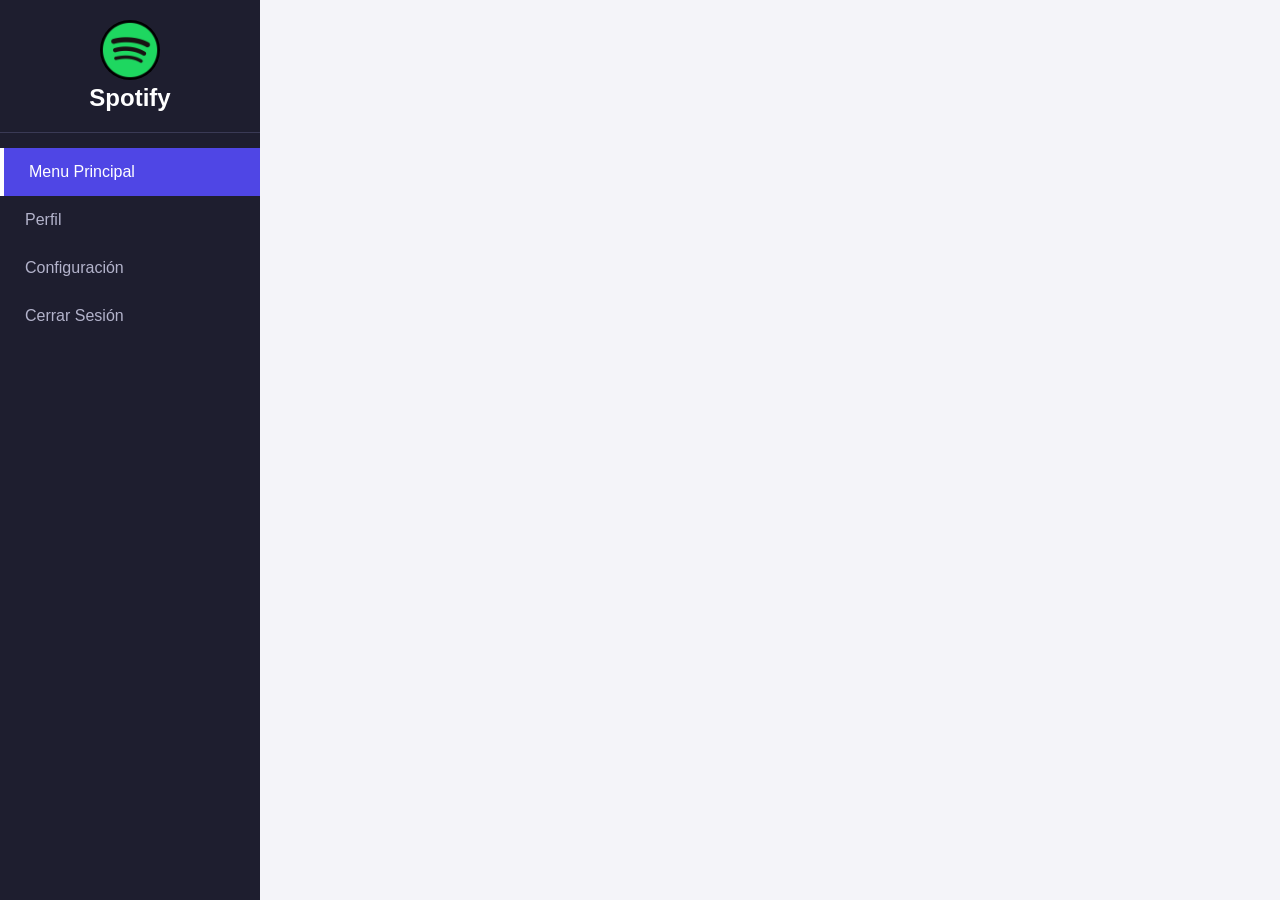
<file: spotify/index.html>
<!DOCTYPE html>
<html lang="es">
<head>
    <meta charset="UTF-8">
    <meta name="viewport" content="width=device-width, initial-scale=1.0">
    <title>SpotifyIndex</title>
    <link rel="stylesheet" href="index.css">
</head>
<body>

    <button class="toggle-btn" id="toggleBtn">☰</button>

    <aside class="sidebar" id="sidebar">
        <div class="sidebar-header">
    <img src="sources/spotify.jpg" class="imagen-lado">
    <div class="contenido-texto">
        <h2>Spotify</h2>
    </div>
        </div>
        <nav class="sidebar-menu">
            <a href="#" class="active">Menu Principal</a>
            <a href="#">Perfil</a>
            <a href="#">Configuración</a>
            <a href="#">Cerrar Sesión</a>
        </nav>
    </aside>

    <main class="main-content" id="mainContent">
    </main>

    <script src="script.js"></script>
</body>
</html>
</file>
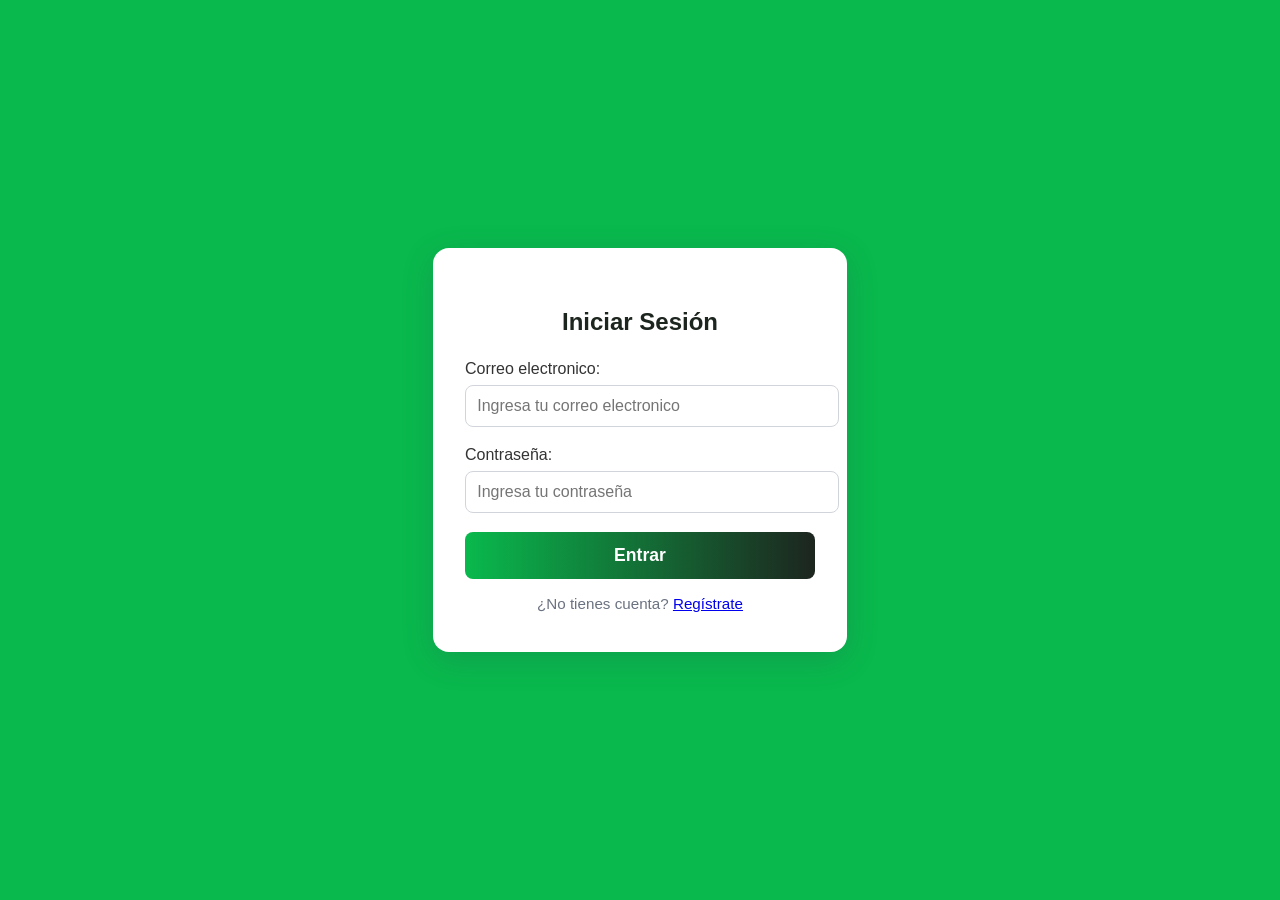
<file: spotify/login.html>
<!DOCTYPE html>
<html lang="es">
<head>
    <meta charset="UTF-8">
    <title>Iniciar Sesión</title>
    <meta name="viewport" content="width=device-width, initial-scale=1.0">
    <link rel="stylesheet" href="login.css">
</head>
<body>
<div class="login-container">
    <h2>Iniciar Sesión</h2>
    <form action="login.php" method="POST">
        <div class="form-group">
            <label for="email">Correo electronico:</label>
            <input type="email" id="email" name="email" placeholder="Ingresa tu correo electronico" required>
        </div>

        <div class="form-group">
            <label for="password">Contraseña:</label>
            <input type="password" id="password" name="password" placeholder="Ingresa tu contraseña" required>
        </div>

        <button type="submit" class="login-btn">Entrar</button>
        </form>
        <div class="extra">
            ¿No tienes cuenta? <a href="registro.html">Regístrate</a>
        </div>
</body>
</html>
</file>
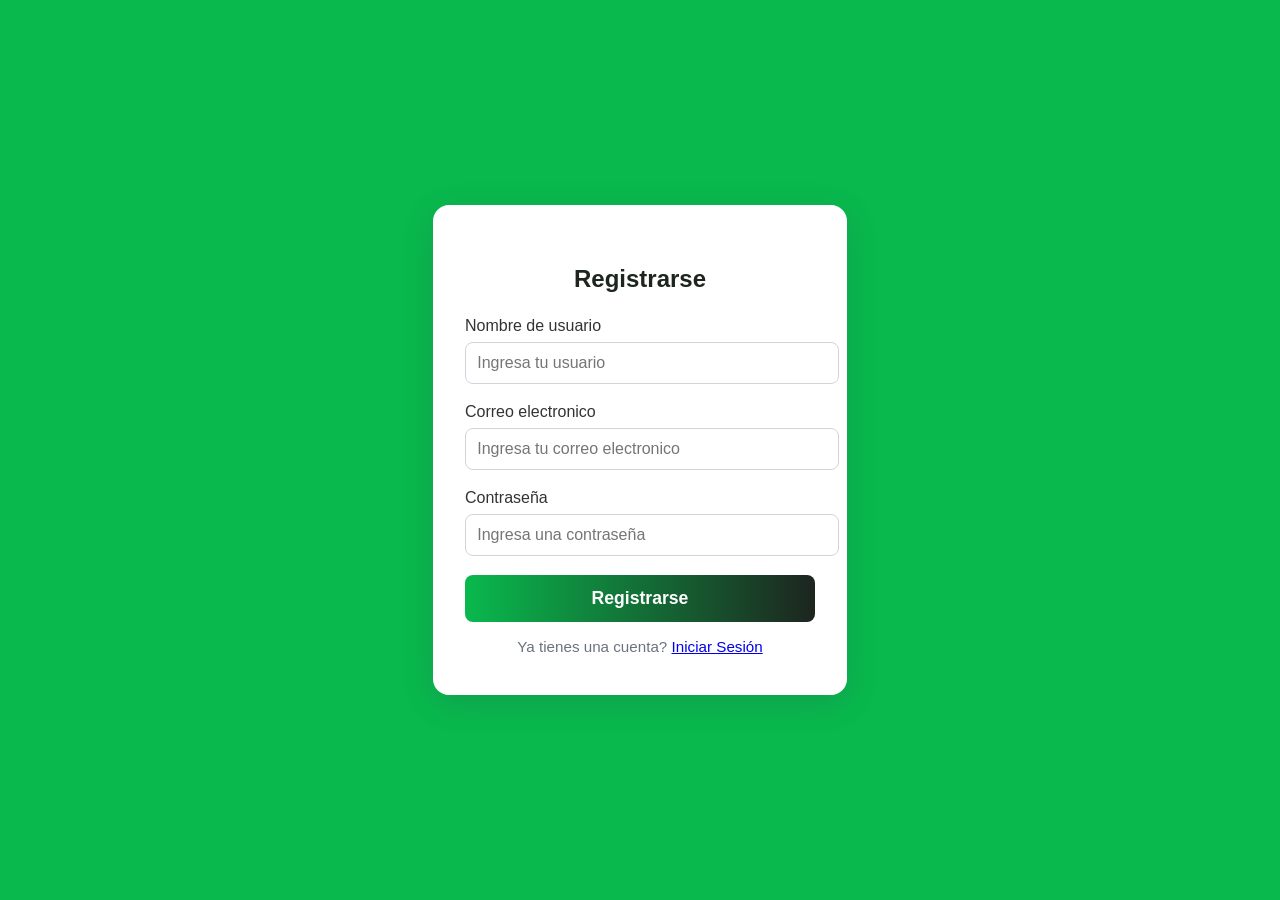
<file: spotify/registro.html>
<!DOCTYPE html>
<html lang="es">
<head>
    <meta charset="UTF-8">
    <title>Registrarse</title>
    <meta name="viewport" content="width=device-width, initial-scale=1.0">
    <link rel="stylesheet" href="registro.css">
</head>
<body>
    <div class="login-container">
        <h2>Registrarse</h2>
        <div class="form-group">
                <form action="conexion.php" method="POST">
                    <label for="usuario">Nombre de usuario</label>
                    <input type="text" id="username" name="username" placeholder="Ingresa tu usuario" required>
                </div>
                <div class="form-group">
                    <label for="usuario">Correo electronico</label>
                    <input type="email" id="email" name="email" placeholder="Ingresa tu correo electronico" required>
                </div>
                <div class="form-group">
                    <label for="contrasena">Contraseña</label>
                    <input type="password" id="password" name="password" placeholder="Ingresa una contraseña" required>
                </div>
                <button type="submit" class="login-btn">Registrarse</button></form>
        <div class="extra">
            Ya tienes una cuenta? <a href="login.html">Iniciar Sesión</a>
        </div>
    </div>
</body>
</html>
</file>
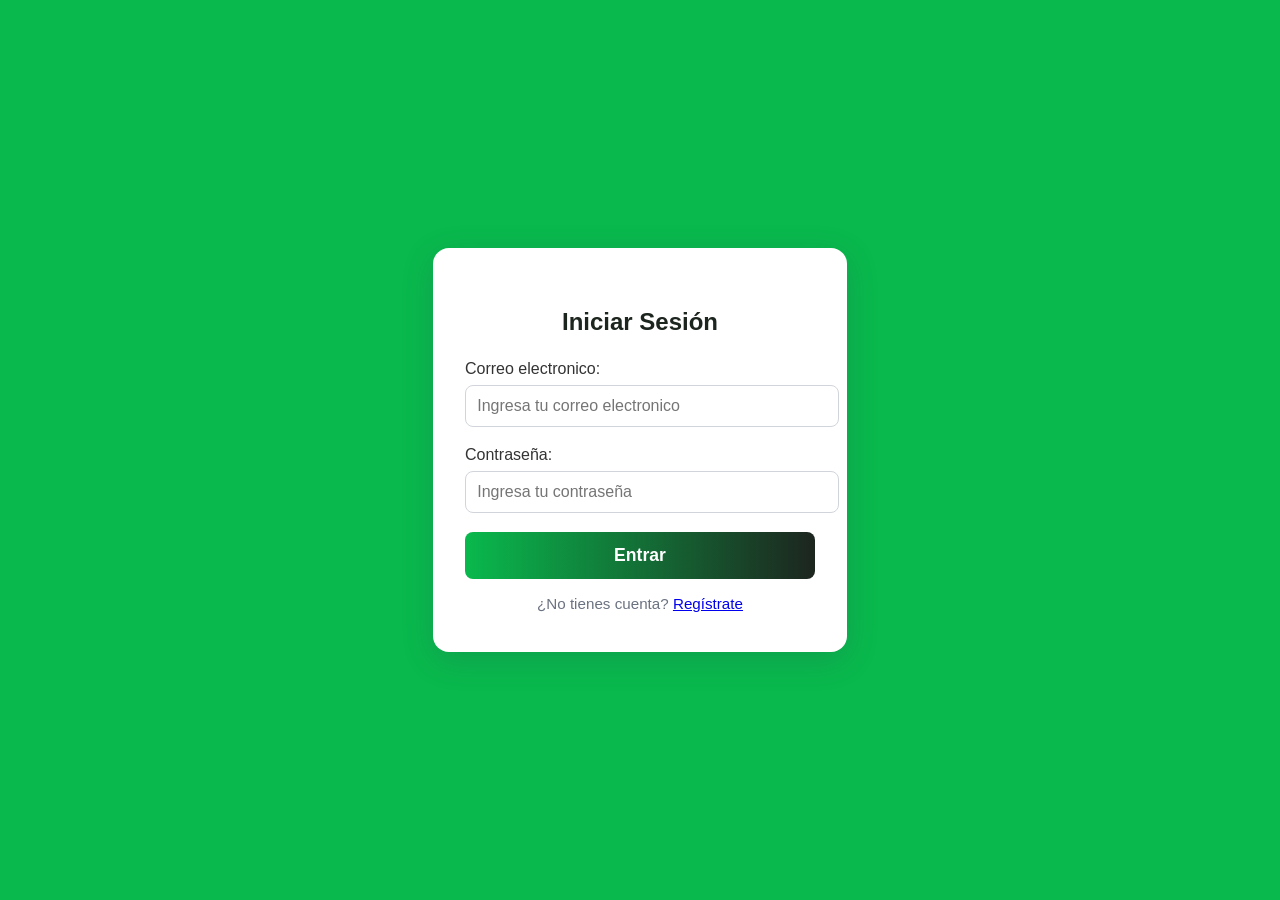
<file: spotify/sesion.html>
<!DOCTYPE html>
<html lang="es">
<head>
    <meta charset="UTF-8">
    <title>Iniciar Sesión</title>
    <meta name="viewport" content="width=device-width, initial-scale=1.0">
    <style>
        body {
            background: #09b94d;
            min-height: 100vh;
            display: flex;
            align-items: center;
            justify-content: center;
            font-family: 'Segoe UI', Arial, sans-serif;
            margin: 0;
        }
        .login-container {
            background: #ffffff;
            padding: 2.5rem 2rem;
            border-radius: 16px;
            box-shadow: 0 8px 32px rgba(44, 62, 80, 0.2);
            width: 100%;
            max-width: 350px;
            text-align: center;
        }
        .login-container h2 {
            margin-bottom: 1.5rem;
            color: #1d251f;
            font-weight: 700;
        }
        .form-group {
            margin-bottom: 1.2rem;
            text-align: left;
        }
        .form-group label {
            display: block;
            margin-bottom: 0.4rem;
            color: #333;
            font-size: 1rem;
        }
        .form-group input {
            width: 100%;
            padding: 0.7rem;
            border: 1px solid #d1d5db;
            border-radius: 8px;
            font-size: 1rem;
            transition: border-color 0.2s;
        }
        .form-group input:focus {
            border-color: #09b94d;
            outline: none;
        }
        .login-btn {
            width: 100%;
            padding: 0.8rem;
            background: linear-gradient(90deg, #09b94d, #1d251f);
            color: #fff;
            border: none;
            border-radius: 8px;
            font-size: 1.1rem;
            font-weight: 600;
            cursor: pointer;
            transition: background 0.2s;
        }
        .login-btn:hover {
            background: linear-gradient(90deg, #078336, #1d251f);
        }
        .login-container .extra {
            margin-top: 1rem;
            font-size: 0.95rem;
            color: #6b7280;
        }
        
        @media (max-width: 400px) {
            .login-container {
                padding: 1.5rem 0.5rem;
            }
        }
    </style>
</head>
<body>
<div class="login-container">
    <h2>Iniciar Sesión</h2>
    <form action="index.html" method="GET">
        <div class="form-group">
            <label for="username">Correo electronico:</label>
            <input type="text" id="email" name="email" placeholder="Ingresa tu correo electronico" required>
        </div>

        <div class="form-group">
            <label for="password">Contraseña:</label>
            <input type="password" id="password" name="password" placeholder="Ingresa tu contraseña" required>
        </div>

        <button type="submit" class="login-btn">Entrar</button>
        </form>
        <div class="extra">
            ¿No tienes cuenta? <a href="registro.html">Regístrate</a>
        </div>
    </div>
</body>
</html></div>
</file>
<file: spotify/index.css>
:root {
    --sidebar-width: 260px;
    --bg-dark: #1e1e2f;
    --bg-light: #f4f4f9;
    --text-color: #ffffff;
    --active-color: #4f46e5;
}

* {
    margin: 0;
    padding: 0;
    box-sizing: border-box;
    font-family: 'Segoe UI', Tahoma, Geneva, Verdana, sans-serif;
}

body {
    display: flex;
    background-color: var(--bg-light);
}

.sidebar {
    width: var(--sidebar-width);
    height: 100vh;
    background-color: var(--bg-dark);
    color: var(--text-color);
    position: fixed;
    top: 0;
    left: 0;
    transition: transform 0.3s ease;
    z-index: 1000;
}

.sidebar-header {
    padding: 20px;
    text-align: center;
    border-bottom: 1px solid #3a3a55;
}

.sidebar-menu {
    display: flex;
    flex-direction: column;
    padding: 15px 0;
}

.sidebar-menu a {
    color: #b3b3cb;
    text-decoration: none;
    padding: 15px 25px;
    font-size: 16px;
    transition: all 0.2s ease;
}

.sidebar-menu a:hover, .sidebar-menu a.active {
    color: var(--text-color);
    background-color: var(--active-color);
    border-left: 4px solid #fff;
}

.main-content {
    margin-left: var(--sidebar-width);
    padding: 40px;
    width: 100%;
    transition: margin-left 0.3s ease;
}

.toggle-btn {
    display: none;
    position: fixed;
    top: 15px;
    left: 15px;
    font-size: 24px;
    background: var(--bg-dark);
    color: white;
    border: none;
    padding: 10px 15px;
    border-radius: 5px;
    cursor: pointer;
    z-index: 1100;
}

.contenedor-item {
    display: flex;
    align-items: left;
    gap: 10px;
    max-width: 800px;
    margin: 20px auto;
    padding: 10px;
}

.imagen-lado {
    width: 60px;
    height: auto;
    border-radius: 50px;
}

.contenido-texto {
    flex: 1; 
}
</file>
<file: spotify/login.css>
body {
            background: #09b94d;
            min-height: 100vh;
            display: flex;
            align-items: center;
            justify-content: center;
            font-family: 'Segoe UI', Arial, sans-serif;
            margin: 0;
        }
        .login-container {
            background: #ffffff;
            padding: 2.5rem 2rem;
            border-radius: 16px;
            box-shadow: 0 8px 32px rgba(44, 62, 80, 0.2);
            width: 100%;
            max-width: 350px;
            text-align: center;
        }
        .login-container h2 {
            margin-bottom: 1.5rem;
            color: #1d251f;
            font-weight: 700;
        }
        .form-group {
            margin-bottom: 1.2rem;
            text-align: left;
        }
        .form-group label {
            display: block;
            margin-bottom: 0.4rem;
            color: #333;
            font-size: 1rem;
        }
        .form-group input {
            width: 100%;
            padding: 0.7rem;
            border: 1px solid #d1d5db;
            border-radius: 8px;
            font-size: 1rem;
            transition: border-color 0.2s;
        }
        .form-group input:focus {
            border-color: #09b94d;
            outline: none;
        }
        .login-btn {
            width: 100%;
            padding: 0.8rem;
            background: linear-gradient(90deg, #09b94d, #1d251f);
            color: #fff;
            border: none;
            border-radius: 8px;
            font-size: 1.1rem;
            font-weight: 600;
            cursor: pointer;
            transition: background 0.2s;
        }
        .login-btn:hover {
            background: linear-gradient(90deg, #078336, #1d251f);
        }
        .login-container .extra {
            margin-top: 1rem;
            font-size: 0.95rem;
            color: #6b7280;
        }
        
        @media (max-width: 400px) {
            .login-container {
                padding: 1.5rem 0.5rem;
            }
        }
</file>
<file: spotify/registro.css>
body {
            background: #09b94d;
            min-height: 100vh;
            display: flex;
            align-items: center;
            justify-content: center;
            font-family: 'Segoe UI', Arial, sans-serif;
            margin: 0;
        }
        .login-container {
            background: #fff;
            padding: 2.5rem 2rem;
            border-radius: 16px;
            box-shadow: 0 8px 32px rgba(44, 62, 80, 0.2);
            width: 100%;
            max-width: 350px;
            text-align: center;
        }
        .login-container h2 {
            margin-bottom: 1.5rem;
            color: #1d251f;
            font-weight: 700;
        }
        .form-group {
            margin-bottom: 1.2rem;
            text-align: left;
        }
        .form-group label {
            display: block;
            margin-bottom: 0.4rem;
            color: #333;
            font-size: 1rem;
        }
        .form-group input {
            width: 100%;
            padding: 0.7rem;
            border: 1px solid #d1d5db;
            border-radius: 8px;
            font-size: 1rem;
            transition: border-color 0.2s;
        }
        .form-group input:focus {
            border-color: #09b94d;
            outline: none;
        }
        .login-btn {
            width: 100%;
            padding: 0.8rem;
            background: linear-gradient(90deg, #09b94d, #1d251f);
            color: #fff;
            border: none;
            border-radius: 8px;
            font-size: 1.1rem;
            font-weight: 600;
            cursor: pointer;
            transition: background 0.2s;
        }
        .login-btn:hover {
            background: linear-gradient(90deg, #078336, #1d251f);
        }
        .login-container .extra {
            margin-top: 1rem;
            font-size: 0.95rem;
            color: #6b7280;
        }
        @media (max-width: 400px) {
            .login-container {
                padding: 1.5rem 0.5rem;
            }
        }
</file>
